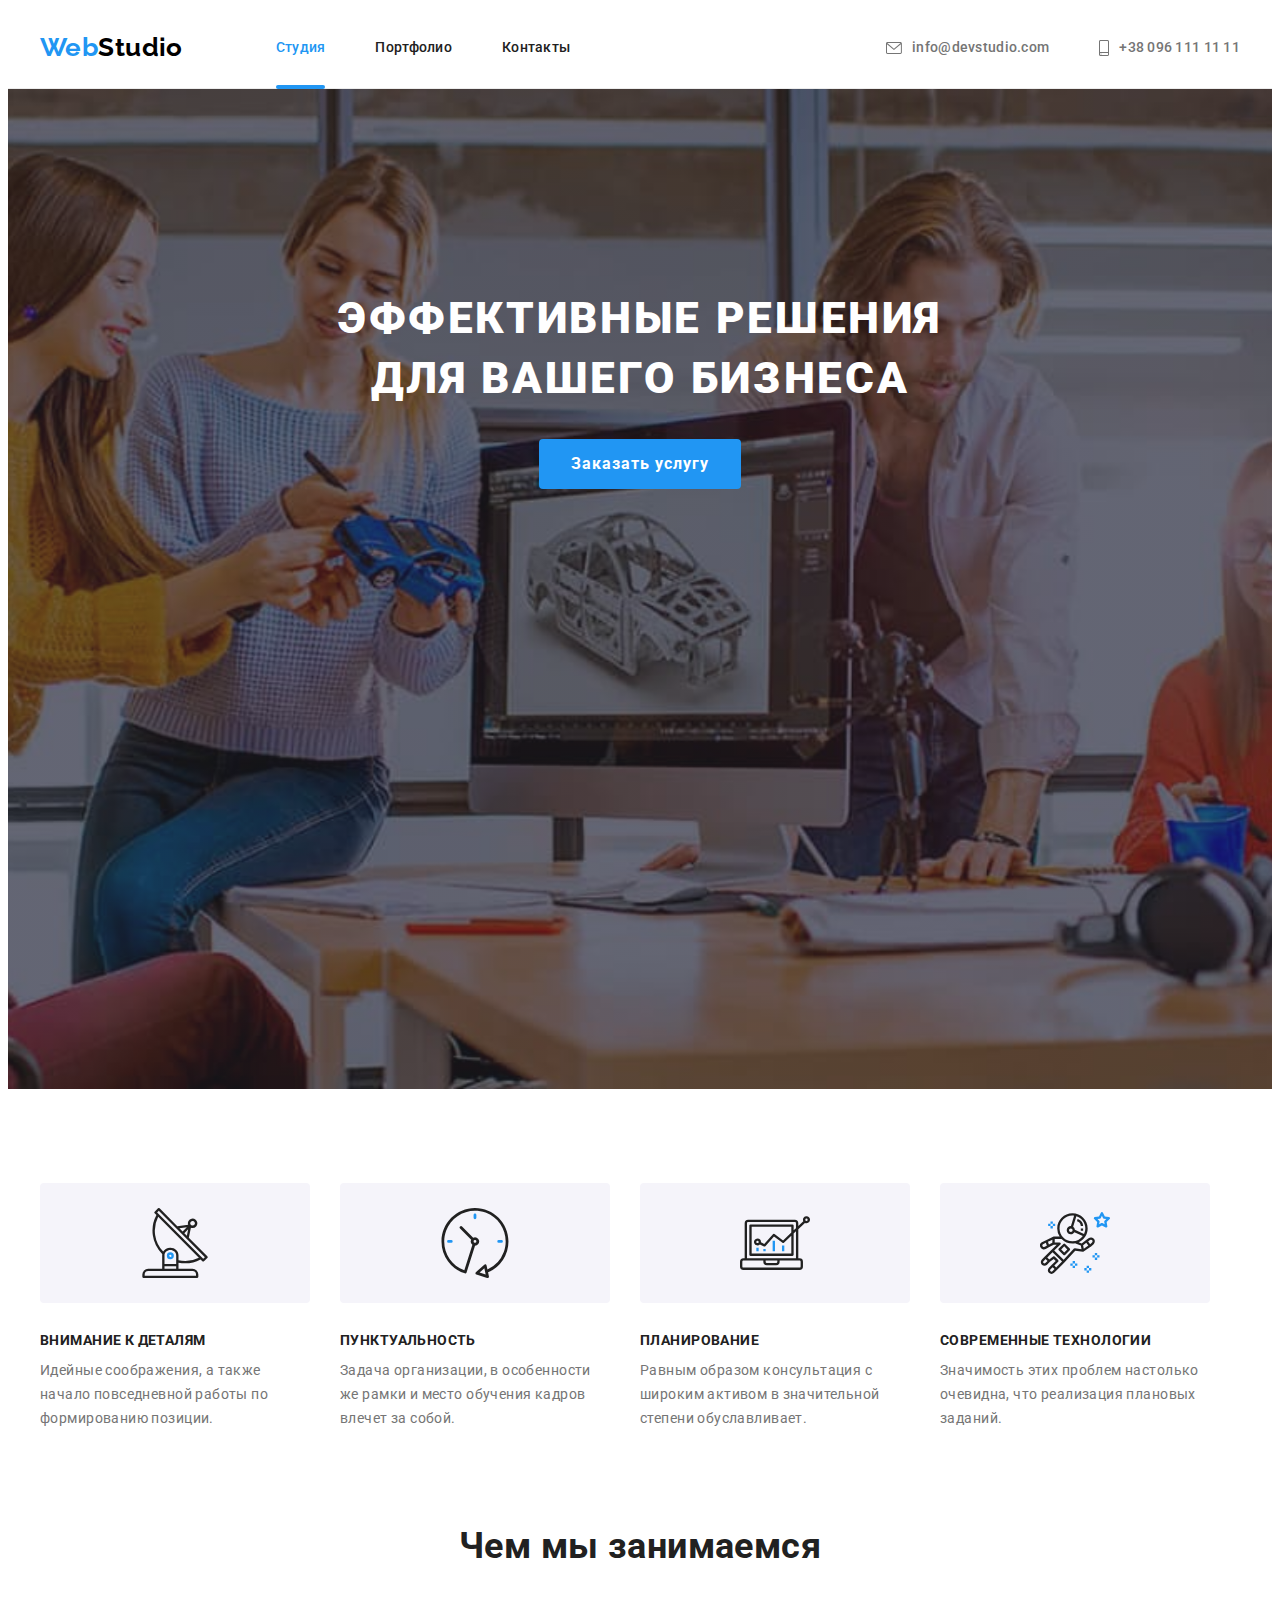
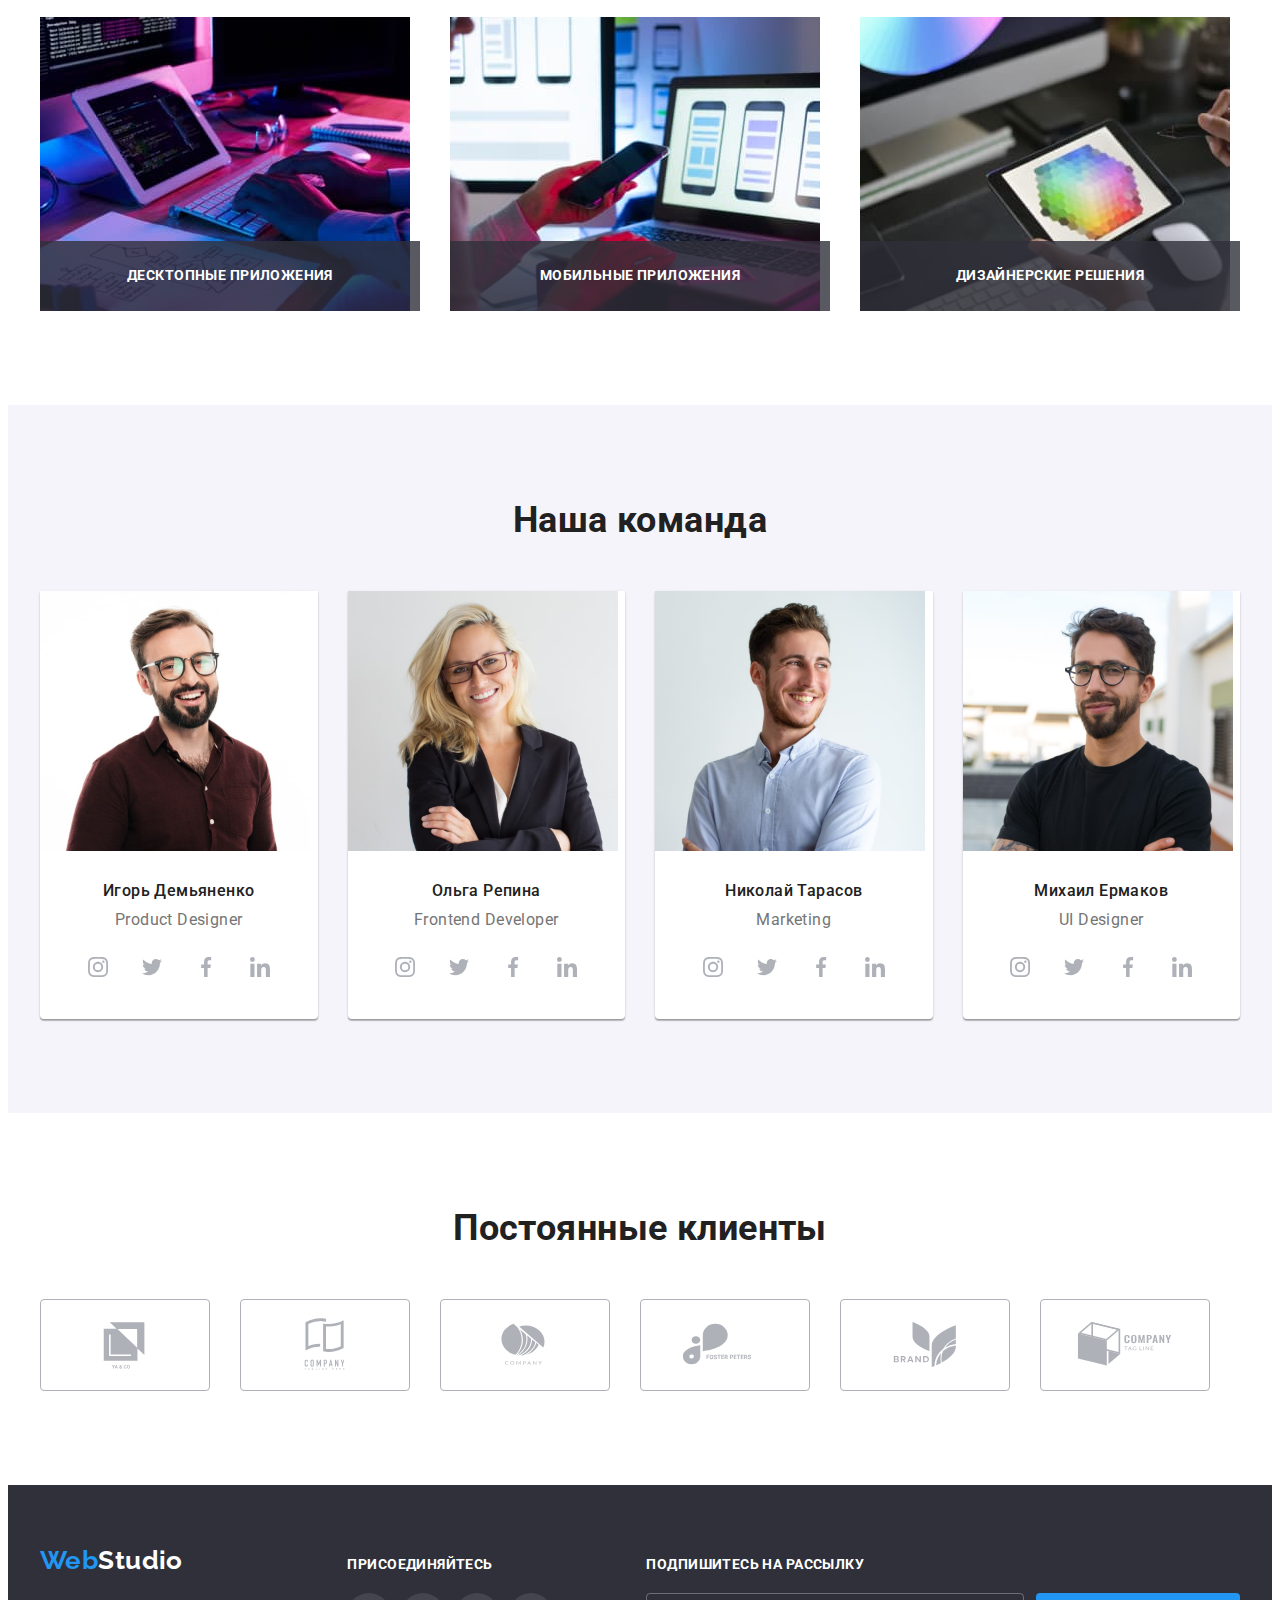
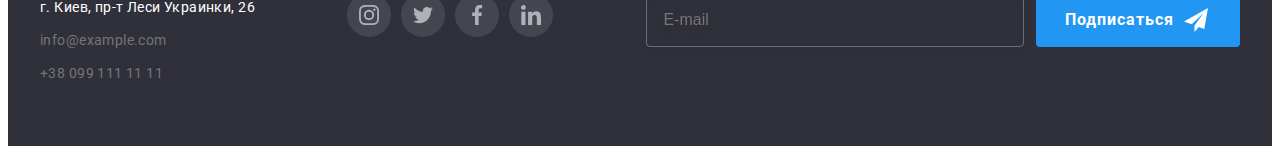
<file: index.html>
<!DOCTYPE html>
<html lang="ru">

<head>
    <meta charset="UTF-8">
    <meta http-equiv="X-UA-Compatible" content="IE=edge">
    <meta name="viewport" content="width=device-width, initial-scale=1.0">
    <title>WebStudio</title>
    <link rel="preconnect" href="https://fonts.googleapis.com">
    <link rel="preconnect" href="https://fonts.gstatic.com" crossorigin>
    <link href="https://fonts.googleapis.com/css2?family=Raleway:wght@700&family=Roboto:wght@400;500;700;900&display=swap"
        rel="stylesheet">
    <link rel="stylesheet" href="https://cdnjs.cloudflare.com/ajax/libs/modern-normalize/1.1.0/modern-normalize.min.css"
        integrity="sha512-wpPYUAdjBVSE4KJnH1VR1HeZfpl1ub8YT/NKx4PuQ5NmX2tKuGu6U/JRp5y+Y8XG2tV+wKQpNHVUX03MfMFn9Q=="
        crossorigin="anonymous" referrerpolicy="no-referrer" />
    <link rel="stylesheet" href="./css/styles.css" />
    <link rel="stylesheet" href="./css/main.css" />
</head>

<body>

    <!--Шапка сайта-->
    
    <header class="header">
        <div class="container header__container">
            <a href="./index.html" class="logo logo--black"><span class="logo logo--colorful">Web</span>Studio</a>

            <!--Навигация на другие страницы-->

            <nav class="site-nav">
                <ul class="site-nav__list">
                    <li class="site-nav__item">
                        <a href="./index.html" class="site-nav__link site-nav__link--current">Студия</a>
                    </li>
                    <li class="site-nav__item">
                        <a href="./portfolio.html" class="site-nav__link">Портфолио</a>
                    </li>
                    <li class="site-nav__item">
                        <a href="" class="site-nav__link">Контакты</a>
                    </li>
                </ul>
            </nav>

            <!--Контактная информация-->

            <ul class="contacts">
                <li class="contacts__item">                                           
                    <a href="mailto:info@devstudio.com" class="contacts__link contacts-link--padding">
                        <svg class="contacts__icon" width="16px" height="12px">
                        <use href="images/icons.svg#icon-envelope-hover"></use>
                    </svg>info@devstudio.com</a>
                </li>
                <li class="contacts__item">
                    <a href="tel:+380961111111" class="contacts__link contacts-link-header">
                        <svg class="contacts__icon" width="10px" height="16px">
                            <use href="images/icons.svg#icon-smartphone"></use>
                        </svg>+38 096 111 11 11</a>
                </li>
            </ul>
        </div>
    </header>

    <main>

        <!--Герой-->

        <section class="hero">
            <div class="container">

                <h1 class="hero__title">Эффективные решения для вашего бизнеса</h1>
                <button type="button" class="button" data-modal-open>Заказать услугу</button>
            </div>
        </section>

        <!--Преимущества-->

        <section class="section">
            <div class="container">
                <h2 class="section__title visually-hidden">Наши преимущества</h2>
                <ul class="features">
                    <li class="features__item features__item--details">
                        <div class="features__thumb">
                            <svg class="features__icon" width="70px" height="70px">
                                <use href="images/icons.svg#icon-antenna"></use>
                            </svg>
                        </div>
                        <h3 class="features__title">Внимание к деталям</h3>
                        <p class="features__text">Идейные соображения, а также начало повседневной работы по формированию позиции.</p>
                    </li>
                    <li class="features__item features__item--punctuality">
                        <div class="features__thumb">
                            <svg class="features__icon" width="70px" height="70px">
                                <use href="images/icons.svg#icon-clock"></use>
                            </svg>
                        </div>
                        <h3 class="features__title">Пунктуальность</h3>
                        <p class="features__text">Задача организации, в особенности же рамки и место обучения кадров влечет за собой.</p>
                    </li>
                    <li class="features__item features__item--planning">
                        <div class="features__thumb">
                            <svg class="features__icon" width="70px" height="70px">
                                <use href="images/icons.svg#icon-diagram"></use>
                            </svg>
                        </div>
                        <h3 class="features__title">Планирование</h3>
                        <p class="features__text">Равным образом консультация с широким активом в значительной степени обуславливает.</p>
                    </li>
                    <li class="features__item features__item--technologies">
                        <div class="features__thumb">
                            <svg class="features__icon" width="70px" height="70px">
                                <use href="images/icons.svg#icon-astronaut"></use>
                            </svg>
                        </div>
                        <h3 class="features__title">Современные технологии</h3>
                        <p class="features__text">Значимость этих проблем настолько очевидна, что реализация плановых заданий.</p>
                    </li>
                </ul>
            </div>
        </section>

        <!-- Род занятий -->

        <section class="section--work section">
            <div class="container">
                <h2 class="section__title">Чем мы занимаемся</h2>
                <ul class="work">
                    <li class="work__item">
                        <div class="work__wrap">
                            <img src="./images/programer-work-place.jpg" alt="Крупный план рабоего стола с планшетом и схемами разрботчика"
                                width="370" class="work-img">
                                <p class="work__text">Десктопные приложения</p>
                        </div>
                    </li>
                    <li class="work__item">
                        <div class="work__wrap">
                            <img src="./images/mobile-interface-design-process.jpg"
                                alt="Процесс разработки дизайна интерфейса мобильного приложения" width="370" class="work-img">
                            <p class="work__text">Мобильные приложения</p>
                        </div>
                    </li>
                    <li class="work__item">
                        <div class="work__wrap">
                            <img src="./images/web-design-choose-colour.jpg" alt="Творчиский момент выбора цветовой палитры веб дизайнером"
                                width="370" class="work-img">
                            <p class="work__text">Дизайнерские решения</p>
                        </div>
                    </li>
                </ul>
            </div>
        </section>

        <!--Команда-->

        <section class="section--team section">
            <div class="container">
                <h2 class="section__title">Наша команда</h2>
                <ul class="team">
                    <li class="team__item">
                        <img src="./images/Product-Designer.jpg" alt="Член команды. Product Designer" width="270" class="team-img">
                        <div class="team__wrap">
                            <h3 class="team__title">Игорь Демьяненко</h3>
                            <p class="team__content">Product Designer</p>
                            <ul class="socials">
                                <li class="socials__item">
                                    <a href="" class="socials__link">
                                        <svg class="socials__icon" width="20px" height="20px">
                                            <use href="images/icons.svg#icon-instagram"></use>
                                        </svg>
                                    </a>
                                </li>
                                <li class="socials__item">
                                    <a href="" class="socials__link">
                                        <svg class="socials__icon" width="20px" height="20px">
                                            <use href="images/icons.svg#icon-twitter"></use>
                                        </svg>
                                    </a>
                                </li>
                                <li class="socials__item">
                                    <a href="" class="socials__link">
                                        <svg class="socials__icon" width="20px" height="20px">
                                            <use href="images/icons.svg#icon-facebook"></use>
                                        </svg>
                                    </a>
                                </li>
                                <li class="socials__item">
                                    <a href="" class="socials__link">
                                        <svg class="socials__icon" width="20px" height="20px">
                                            <use href="images/icons.svg#icon-linkedin"></use>
                                        </svg>
                                    </a>
                                </li>
                            </ul>
                        </div>
                    </li>
                    <li class="team__item">
                        <img src="./images/Frontend-Developer.jpg" alt="Член команды. Frontend Developer" width="270" class="team-img">
                        <div class="team__wrap">
                            <h3 class="team__title">Ольга Репина</h3>
                            <p class="team__content">Frontend Developer</p>
                            <ul class="socials">
                                <li class="socials__item">
                                    <a href="" class="socials__link socials__link">
                                        <svg class="socials__icon" width="20px" height="20px">
                                            <use href="images/icons.svg#icon-instagram"></use>
                                        </svg>
                                    </a>
                                </li>
                                <li class="socials__item">
                                    <a href="" class="socials__link">
                                        <svg class="socials__icon" width="20px" height="20px">
                                            <use href="images/icons.svg#icon-twitter"></use>
                                        </svg>
                                    </a>
                                </li>
                                <li class="socials__item">
                                    <a href="" class="socials__link">
                                        <svg class="socials__icon" width="20px" height="20px">
                                            <use href="images/icons.svg#icon-facebook"></use>
                                        </svg>
                                    </a>
                                </li>
                                <li class="socials__item">
                                    <a href="" class="socials__link">
                                        <svg class="socials__icon" width="20px" height="20px">
                                            <use href="images/icons.svg#icon-linkedin"></use>
                                        </svg>
                                    </a>
                                </li>
                            </ul>
                        </div>
                    </li>
                    <li class="team__item">
                        <img src="./images/Marketing.jpg" alt="Член команды. Marketing" width="270" class="team-img">
                        <div class="team__wrap">
                            <h3 class="team__title">Николай Тарасов</h3>
                            <p class="team__content">Marketing</p>
                            <ul class="socials">
                                <li class="socials__item">
                                    <a href="" class="socials__link">
                                        <svg class="socials__icon" width="20px" height="20px">
                                            <use href="images/icons.svg#icon-instagram"></use>
                                        </svg>
                                    </a>
                                </li>
                                <li class="socials__item">
                                    <a href="" class="socials__link">
                                        <svg class="socials__icon" width="20px" height="20px">
                                            <use href="images/icons.svg#icon-twitter"></use>
                                        </svg>
                                    </a>
                                </li>
                                <li class="socials__item">
                                    <a href="" class="socials__link">
                                        <svg class="socials__icon" width="20px" height="20px">
                                            <use href="images/icons.svg#icon-facebook"></use>
                                        </svg>
                                    </a>
                                </li>
                                <li class="socials__item">
                                    <a href="" class="socials__link">
                                        <svg class="socials__icon" width="20px" height="20px">
                                            <use href="images/icons.svg#icon-linkedin"></use>
                                        </svg>
                                    </a>
                                </li>
                            </ul>
                        </div>
                    </li>
                    <li class="team__item">
                        <img src="./images/UI-Designer.jpg" alt="Член команды. UI Designer" width="270" class="team-img">
                        <div class="team__wrap">
                            <h3 class="team__title">Михаил Ермаков</h3>
                            <p class="team__content">UI Designer</p>
                            <ul class="socials">
                                <li class="socials__item">
                                    <a href="" class="socials__link">
                                        <svg class="socials__icon" width="20px" height="20px">
                                            <use href="images/icons.svg#icon-instagram"></use>
                                        </svg>
                                    </a>
                                </li>
                                <li class="socials__item">
                                    <a href="" class="socials__link">
                                        <svg class="socials__icon" width="20px" height="20px">
                                            <use href="images/icons.svg#icon-twitter"></use>
                                        </svg>
                                    </a>
                                </li>
                                <li class="socials__item">
                                    <a href="" class="socials__link">
                                        <svg class="socials__icon" width="20px" height="20px">
                                            <use href="images/icons.svg#icon-facebook"></use>
                                        </svg>
                                    </a>
                                </li>
                                <li class="socials__item">
                                    <a href="" class="socials__link">
                                        <svg class="socials__icon" width="20px" height="20px">
                                            <use href="images/icons.svg#icon-linkedin"></use>
                                        </svg>
                                    </a>
                                </li>
                            </ul>
                        </div>
                    </li>
                </ul>
            </div>
        </section>

        <!-- Clients -->
        <section class="clients-section section">
            <div class="container">
                <h2 class="section__title">Постоянные клиенты</h2>
                <ul class="clients">
                    <li class="clients__item">
                        <a href="" class="clients__link">
                            <svg class="clients__icon" width="106px" height="60px">
                                <use href="images/icons.svg#icon-Logo-1"></use>
                            </svg>
                        </a>
                    </li>
                    <li class="clients__item">
                        <a href="" class="clients__link">
                            <svg class="clients__icon" width="106px" height="60px">
                                <use href="images/icons.svg#icon-Logo-2"></use>
                            </svg>
                        </a>
                    </li>
                    <li class="clients__item">
                        <a href="" class="clients__link">
                            <svg class="clients__icon" width="106px" height="60px">
                                <use href="images/icons.svg#icon-Logo-3"></use>
                            </svg>
                        </a>
                    </li>
                    <li class="clients__item">
                        <a href="" class="clients__link">
                            <svg class="clients__icon" width="106px" height="60px">
                                <use href="images/icons.svg#icon-Logo-4"></use>
                            </svg>
                        </a>
                    </li>
                    <li class="clients__item">
                        <a href="" class="clients__link">
                            <svg class="clients__icon" width="106px" height="60px">
                                <use href="images/icons.svg#icon-Logo-5"></use>
                            </svg>
                        </a>
                    </li>
                    <li class="clients__item">
                        <a href="" class="clients__link">
                            <svg class="clients__icon" width="106px" height="60px">
                                <use href="images/icons.svg#icon-Logo-6"></use>
                            </svg>
                        </a>
                    </li>
                </ul>
            </div>
        </section>

    </main>

    <!--Футер-->

    <footer class="footer">
        <section class="container container--footer">
            <div class="footer__address">
            <a href="./index.html" class="logo logo--white"><span class="logo logo--colorful">Web</span>Studio</a>
            <address class="address__page">
                <ul class="address">
                    <li class="address__item">
                        <a href="https://goo.gl/maps/abhT5cTDyqeb4DfZ7" target="_blank" rel="noopener noreferrer" class="location link">г. Киев,
                            пр-т Леси Украинки, 26</a>
                        </li>
                    <li class="address__item">
                        <a href="mailto:info@example.com" class="contacts__link contacts__link-address">info@example.com</a>
                    </li>
                    <li class="address__item">
                        <a href="tel:+380991111111" class="contacts__link contacts__link-address">+38 099 111 11 11</a>
                    </li>
                </ul>
            </address>
            </div>
            <div class="join">
                <h3 class="join__title">присоединяйтесь</h3>
                <ul class="socials socials--margin">
                    <li class="socials__item ">
                        <a href="" class="socials__link">
                            <svg class="socials__icon" width="20px" height="20px">
                                <use href="images/icons.svg#icon-instagram"></use>
                            </svg>
                        </a>
                    </li>
                    <li class="socials__item ">
                        <a href="" class="socials__link">
                            <svg class="socials__icon" width="20px" height="20px">
                                <use href="images/icons.svg#icon-twitter"></use>
                            </svg>
                        </a>
                    </li>
                    <li class="socials__item ">
                        <a href="" class="socials__link">
                            <svg class="socials__icon" width="20px" height="20px">
                                <use href="images/icons.svg#icon-facebook"></use>
                            </svg>
                        </a>
                    </li>
                    <li class="socials__item ">
                        <a href="" class="socials__link">
                            <svg class="socials__icon" width="20px" height="20px">
                                <use href="images/icons.svg#icon-linkedin"></use>
                            </svg>
                        </a>
                    </li>
                </ul>
            </div>
            <div class="sub">
                <h3 class="join__title">Подпишитесь на рассылку</h3>
                <form class="sub__form">
                    <div class="sub__wrap">
                        <label for="user-email"></label>
                        <input 
                            type="text" 
                            name="user-email" 
                            id="user-email"
                            class="sub__input"
                            placeholder="E-mail"
                            required>
                        <button class="button sub__btn"><span>Подписаться</span>
                            <svg width="24px" height="24px" class="sub__icon">
                                <use href="./images/icons.svg#icon-send"></use>
                            </svg>
                        </button>
                    </div>
                </form>
            </div>
        </section>
    </footer>

    <!-- Модальное окно -->

    <div class="backdrop is-hidden" data-modal>
        <div class="modal">
            <button class="modal__close-button" data-modal-close>
                <svg width="11px" height="11px">
                    <use href="images/icons.svg#icon-close-btn"></use>
                </svg>
            </button>
            <p class="modal__title">Оставьте свои данные, мы вам перезвоним</p>
            <form class="modal__form">
                <label class="modal__label">Имя 
                    <span class="modal__input-wrap">
                        <input type="text" name="user-name" class="modal__input" required> 
                        <svg width="18px" height="18px" class="modal__icon">
                            <use href="./images/icons.svg#icon-person-black"></use>
                        </svg>
                    </span>
                </label>
                <label class="modal__label">Телефон
                    <span class="modal__input-wrap">
                        <input type="text" name="user-tel" class="modal__input" required>
                        <svg width="18px" height="18px" class="modal__icon">
                            <use href="./images/icons.svg#icon-phone-black"></use>
                        </svg>
                    </span>
                </label>
                <label class="modal__label">Почта
                    <span class="modal__input-wrap">
                        <input type="text" name="user-mail" class="modal__input" required>
                        <svg width="18px" height="18px" class="modal__icon">
                            <use href="./images/icons.svg#icon-email-black"></use>
                        </svg>
                    </span>
                </label>            
                <label class="modal__label">Комментарий
                    <textarea name="modal__coments" class="modal__coments" placeholder="Введите текст"></textarea>
                </label>
                <div class="modal__check-wrap">
                    <input type="checkbox" class="modal__check visually-hidden" id="modal__check" name="modal__check" />
                    <label for="modal__check" class="modal__check-text">
                        <span class="modal__check-span">
                            <svg class="modal__check-icon" width="16" height="15">
                                <use href="./images/icons.svg#icon-check">
                                </use>
                            </svg>
                        </span>
                        Соглашаюсь с рассылкой и принимаю &#160; <a href="" class="modal__check-link">Условия договора</a>
                    </label>
                </div>  
                <div class="modal__btn">               
                <button type="submit" class="button">Отправить</button>
                </div> 
                
            </form>
        </div>
    </div>

    <script src="./js/modal.js"></script>

</body>

</html>
</file>
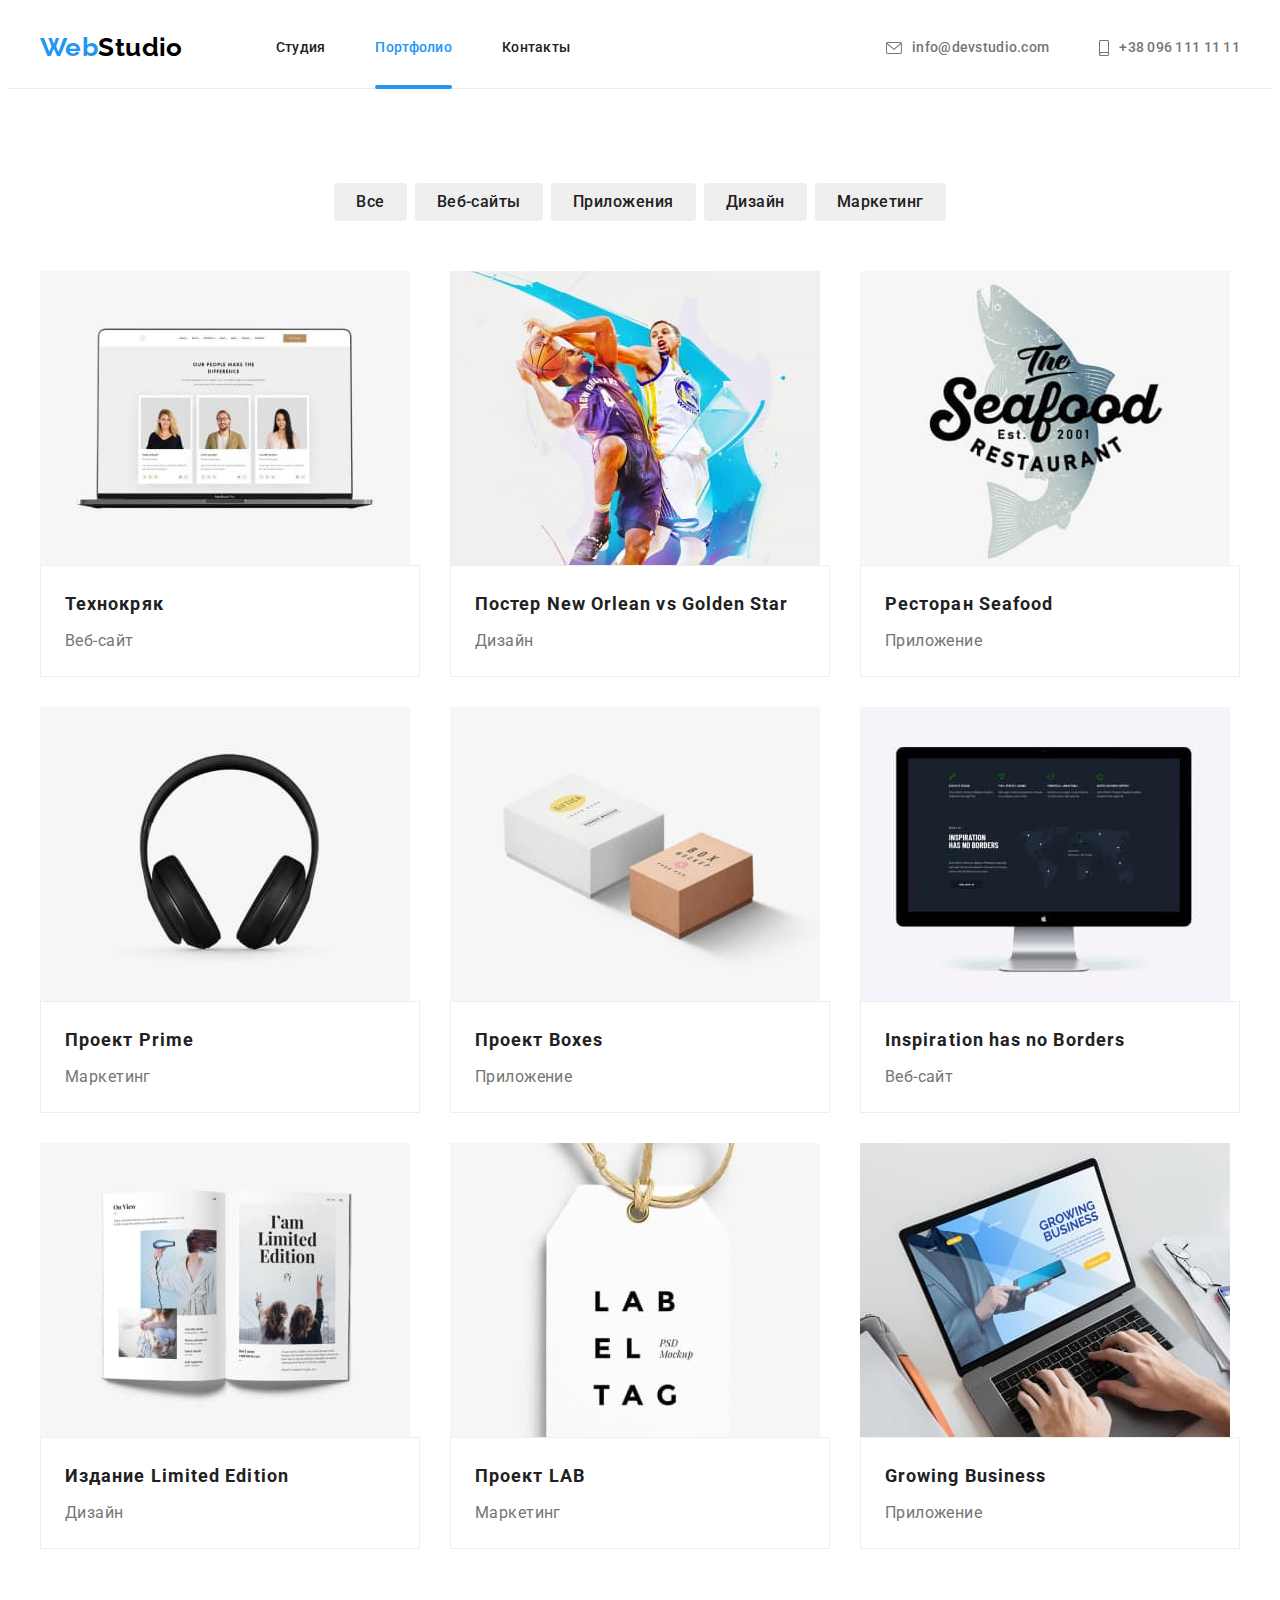
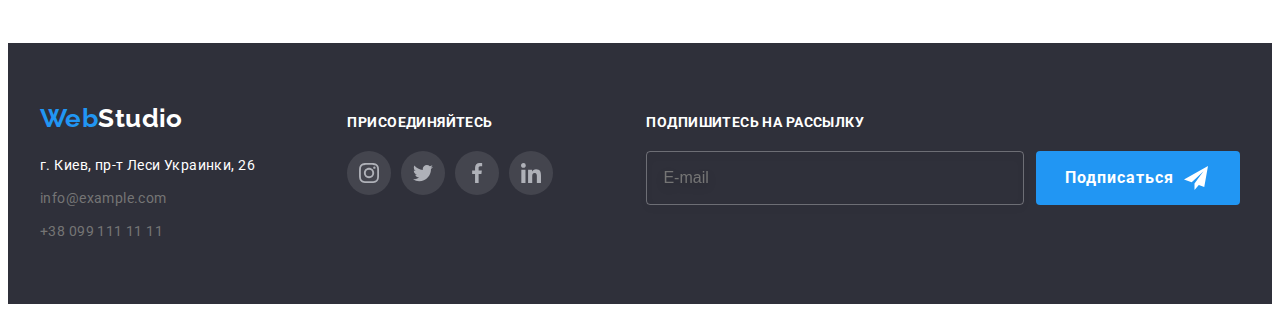
<file: portfolio.html>
<!DOCTYPE html>
<html lang="ru">

<head>
    <meta charset="UTF-8">
    <meta http-equiv="X-UA-Compatible" content="IE=edge">
    <meta name="viewport" content="width=device-width, initial-scale=1.0">
    <title>WebStudio</title>
    <link rel="preconnect" href="https://fonts.googleapis.com">
    <link rel="preconnect" href="https://fonts.gstatic.com" crossorigin>
    <link
        href="https://fonts.googleapis.com/css2?family=Raleway:wght@700&family=Roboto:wght@400;500;700;900&display=swap"
        rel="stylesheet">
        <link rel="stylesheet" href="https://cdnjs.cloudflare.com/ajax/libs/modern-normalize/1.1.0/modern-normalize.min.css"
            integrity="sha512-wpPYUAdjBVSE4KJnH1VR1HeZfpl1ub8YT/NKx4PuQ5NmX2tKuGu6U/JRp5y+Y8XG2tV+wKQpNHVUX03MfMFn9Q=="
            crossorigin="anonymous" referrerpolicy="no-referrer" />
    <link rel="stylesheet" href="./css/styles.css" />
    <link rel="stylesheet" href="./css/main.css" />
</head>

<body>

    <!--Шапка сайта-->
    <header class="header">
        <div class="container header__container">
            <a href="./index.html" class="logo logo--black"><span class="logo logo--colorful">Web</span>Studio</a>
    
            <!--Навигация на другие страницы-->
    
            <nav class="site-nav">
                <ul class="site-nav__list">
                    <li class="site-nav__item">
                        <a href="./index.html" class="site-nav__link">Студия</a>
                    </li>
                    <li class="site-nav__item">
                        <a href="./portfolio.html" class="site-nav__link site-nav__link--current">Портфолио</a>
                    </li>
                    <li class="site-nav__item">
                        <a href="" class="site-nav__link">Контакты</a>
                    </li>
                </ul>
            </nav>
    
            <!--Контактная информация-->
    
            <ul class="contacts">
                <li class="contacts__item">
                    <a href="mailto:info@devstudio.com" class="contacts__link contacts-link--padding">
                        <svg class="contacts__icon" width="16px" height="12px">
                            <use href="images/icons.svg#icon-envelope-hover"></use>
                        </svg>info@devstudio.com</a>
                </li>
                <li class="contacts__item">
                    <a href="tel:+380961111111" class="contacts__link contacts-link-header">
                        <svg class="contacts__icon" width="10px" height="16px">
                            <use href="images/icons.svg#icon-smartphone"></use>
                        </svg>+38 096 111 11 11</a>
                </li>
            </ul>
        </div>
    </header>

    <main>

        <section class="section">
            <div class="container">
                <h1 class="section__title visually-hidden">Портфолио</h1>

            <!-- Фильтр -->   
            
                <ul class="filter list">
                    <li class="filter__item">
                        <button type="button" class="filter__button">Все</button>
                    </li>
                    <li class="filter__item">
                        <button type="button" class="filter__button">Веб-сайты</button>
                    </li>
                    <li class="filter__item">
                        <button type="button" class="filter__button">Приложения</button>
                    </li>
                    <li class="filter__item">
                        <button type="button" class="filter__button">Дизайн</button>
                    </li>
                    <li class="filter__item">
                        <button type="button" class="filter__button">Маркетинг</button>
                    </li>
                </ul>


            <!-- Портфолио -->


                <ul class="portfolio__list list">
                    <li class="portfolio__item">
                        <a href="" class="portfolio__link">
                            <div class="portfolio__wrap">
                                <img src="./images/portfolio-1.jpg" alt="Пример веб-сайта" width="370" class="portfolio__img">
                                <p class="portfolio__top-text">Технокряк это современная площадка распространения коронавируса. Компании используют эту платформу для цифрового
                                    шпионажа и атак на защищённые сервера конкурентов.</p>
                            </div>
                            <div class="portfolio__frame">
                                <h2 class="portfolio__title">Технокряк</h2>
                                <p class="portfolio__text">Веб-сайт</p>
                            </div>
                        </a>    
                    </li>
                    <li class="portfolio__item">
                        <a href="" class="portfolio__link">
                            <div class="portfolio__wrap">
                                <img src="./images/portfolio-2.jpg" alt="Пример дизайна постера противостояния баскетбольных команд" width="370" class="portfolio__img">
                                <p class="portfolio__top-text">Технокряк это современная площадка распространения коронавируса. Компании используют эту платформу для цифрового
                                шпионажа и атак на защищённые сервера конкурентов.</p>
                            </div>
                            <div class="portfolio__frame">
                                <h2 class="portfolio__title">Постер New Orlean vs Golden Star</h2>
                                <p class="portfolio__text">Дизайн</p>
                            </div>
                        </a>
                            
                    </li>
                    <li class="portfolio__item">
                        <a href="" class="portfolio__link">
                            <div class="portfolio__wrap">
                                <img src="./images/portfolio-3.jpg" alt="Пример приложения для ресторана морепродуктов" width="370" class="portfolio__img">
                                <p class="portfolio__top-text">Технокряк это современная площадка распространения коронавируса. Компании используют
                                    эту платформу для цифрового
                                    шпионажа и атак на защищённые сервера конкурентов.</p>
                            </div>
                            <div class="portfolio__frame">
                                <h2 class="portfolio__title">Ресторан Seafood</h2>
                                <p class="portfolio__text">Приложение</p>
                            </div>
                        </a>
                    </li>
                    
                    <li class="portfolio__item">
                        <a href="" class="portfolio__link">
                            <div class="portfolio__wrap">
                                <img src="./images/portfolio-4.jpg" alt="Пример маркетингового проекта полноразмерных наушников" width="370" class="portfolio__img">
                                <p class="portfolio__top-text">Технокряк это современная площадка распространения коронавируса. Компании используют
                                    эту платформу для цифрового
                                    шпионажа и атак на защищённые сервера конкурентов.</p>
                            </div>
                            <div class="portfolio__frame">
                                    <h2 class="portfolio__title">Проект Prime</h2>
                                    <p class="portfolio__text">Маркетинг</p>
                            </div>
                        </a>
                    </li>
                    <li class="portfolio__item">
                        <a href="" class="portfolio__link">
                            <div class="portfolio__wrap">
                                <img src="./images/portfolio-5.jpg" alt="Пример приложение проекта коробок" width="370" class="portfolio__img">
                                <p class="portfolio__top-text">Технокряк это современная площадка распространения коронавируса. Компании используют
                                    эту платформу для цифрового
                                    шпионажа и атак на защищённые сервера конкурентов.</p>
                            </div>
                            <div class="portfolio__frame">
                                <h2 class="portfolio__title">Проект Boxes</h2>
                                <p class="portfolio__text">Приложение</p>
                            </div>
                        </a>
                    </li>
                    <li class="portfolio__item">
                        <a href="" class="portfolio__link">
                            <div class="portfolio__wrap">
                                <img src="./images/portfolio-6.jpg" alt="Пример мотивационного веб-сайта" width="370" class="portfolio__img">
                                <p class="portfolio__top-text">Технокряк это современная площадка распространения коронавируса. Компании используют
                                    эту платформу для цифрового
                                    шпионажа и атак на защищённые сервера конкурентов.</p>
                            </div>
                            <div class="portfolio__frame">
                                <h2 class="portfolio__title">Inspiration has no Borders</h2>
                                <p class="portfolio__text">Веб-сайт</p>
                            </div>
                        </a>
                    </li>
                    <li class="portfolio__item">
                        <a href="" class="portfolio__link">
                            <div class="portfolio__wrap">
                                <img src="./images/portfolio-7.jpg" alt="Пример дизайна журнального издания" width="370" class="portfolio__img">
                                <p class="portfolio__top-text">Технокряк это современная площадка распространения коронавируса. Компании используют
                                    эту платформу для цифрового
                                    шпионажа и атак на защищённые сервера конкурентов.</p>
                            </div>
                            <div class="portfolio__frame">
                                <h2 class="portfolio__title">Издание Limited Edition</h2>
                                <p class="portfolio__text">Дизайн</p>
                            </div>
                        </a>
                    </li>
                    <li class="portfolio__item">
                        <a href="" class="portfolio__link">
                            <div class="portfolio__wrap">
                            <img src="./images/portfolio-8.jpg" alt="Пример маркетингового проекта лейбла" width="370" class="portfolio__img">
                            <p class="portfolio__top-text">Технокряк это современная площадка распространения коронавируса. Компании используют
                                эту платформу для цифрового
                                шпионажа и атак на защищённые сервера конкурентов.</p>
                            </div>
                        <div class="portfolio__frame">
                            <h2 class="portfolio__title">Проект LAB</h2>
                            <p class="portfolio__text">Маркетинг</p></div>
                        </a>
                    </li>
                    <li class="portfolio__item">
                        <a href="" class="portfolio__link">
                            <div class="portfolio__wrap">
                            <img src="./images/portfolio-9.jpg" alt="Пример бизнес приложения" width="370" class="portfolio__img">
                            <p class="portfolio__top-text">Технокряк это современная площадка распространения коронавируса. Компании используют
                                эту платформу для цифрового
                                шпионажа и атак на защищённые сервера конкурентов.</p>
                            </div>
                        <div class="portfolio__frame">
                            <h2 class="portfolio__title">Growing Business</h2>
                            <p class="portfolio__text">Приложение</p></div>
                        </a>
                    </li>
                </ul>
            </div>
        </section>


    </main>

    <!--Футер-->

    <footer class="footer">
        <section class="container container--footer">
            <div class="footer__address">
                <a href="./index.html" class="logo logo--white"><span class="logo logo--colorful">Web</span>Studio</a>
                <address class="address__page">
                    <ul class="address">
                        <li class="address__item">
                            <a href="https://goo.gl/maps/abhT5cTDyqeb4DfZ7" target="_blank" rel="noopener noreferrer"
                                class="location link">г. Киев,
                                пр-т Леси Украинки, 26</a>
                        </li>
                        <li class="address__item">
                            <a href="mailto:info@example.com"
                                class="contacts__link contacts__link-address">info@example.com</a>
                        </li>
                        <li class="address__item">
                            <a href="tel:+380991111111" class="contacts__link contacts__link-address">+38 099 111 11 11</a>
                        </li>
                    </ul>
                </address>
            </div>
            <div class="join">
                <h3 class="join__title">присоединяйтесь</h3>
                <ul class="socials socials--margin">
                    <li class="socials__item ">
                        <a href="" class="socials__link">
                            <svg class="socials__icon" width="20px" height="20px">
                                <use href="images/icons.svg#icon-instagram"></use>
                            </svg>
                        </a>
                    </li>
                    <li class="socials__item ">
                        <a href="" class="socials__link">
                            <svg class="socials__icon" width="20px" height="20px">
                                <use href="images/icons.svg#icon-twitter"></use>
                            </svg>
                        </a>
                    </li>
                    <li class="socials__item ">
                        <a href="" class="socials__link">
                            <svg class="socials__icon" width="20px" height="20px">
                                <use href="images/icons.svg#icon-facebook"></use>
                            </svg>
                        </a>
                    </li>
                    <li class="socials__item ">
                        <a href="" class="socials__link">
                            <svg class="socials__icon" width="20px" height="20px">
                                <use href="images/icons.svg#icon-linkedin"></use>
                            </svg>
                        </a>
                    </li>
                </ul>
            </div>
            <div class="sub">
                <h3 class="join__title">Подпишитесь на рассылку</h3>
                <form class="sub__form">
                    <div class="sub__wrap">
                        <label for="user-email"></label>
                        <input type="text" name="user-email" id="user-email" class="sub__input" placeholder="E-mail"
                            required>
                        <button class="button sub__btn"><span>Подписаться</span>
                            <svg width="24px" height="24px" class="sub__icon">
                                <use href="./images/icons.svg#icon-send"></use>
                            </svg>
                        </button>
                    </div>
                </form>
            </div>
        </section>
    </footer>

</body>

</html>
</file>
<file: css/styles.css>
/* Header */
/* Hero */
/* Button */
/* Section */
/* Features */
/* Work */
/* Team */
/* Socials */
/* Clients */
/* Footer */
/* Join */

/* Portfolio Page */

/*Filter */
/* Portfolio */
/* Modal */
/* Sub */
</file>
<file: css/main.css>
:root {
  --title-text-color: #212121;
  --primary-text-color: #757575;
  --accent-color: #2196f3;
  --secondary-bgc: #f5f4fa;
  --primary-white-color: #ffffff;
  --primary-black-color: #000000;
  --secondary-black-color: #2f303a;
  --secondary-btn-color: #188ce8;
  --secondary-border-color: #eeeeee;
  --primary-border-color: #ececec;
  --border-color: #afb1b8;
  --socials-bg-color: rgba(255, 255, 255, 0.1);
  --top-color: rgba(33, 150, 243, 0.9);
}

ul {
  padding: 0;
  margin: 0;
  list-style: none;
}

h1,
h2,
h3,
p {
  margin: 0;
}

.section.no-padding {
  padding-top: 0;
  padding-bottom: 0;
}

body {
  background-color: var(--primary-white-color);
  color: var(--primary-text-color);
  font-family: 'Roboto', sans-serif;
  letter-spacing: 0.03em;
  font-size: 14px;
  line-height: 1.14;
  -webkit-box-sizing: border-box;
          box-sizing: border-box;
}

img {
  display: block;
  max-width: 100%;
  height: auto;
}

.visually-hidden {
  position: absolute;
  white-space: nowrap;
  width: 1px;
  height: 1px;
  overflow: hidden;
  border: 0;
  padding: 0;
  clip: rect(0 0 0 0);
  -webkit-clip-path: inset(50%);
          clip-path: inset(50%);
  margin: -1px;
}

.is-hidden {
  opacity: 0;
  pointer-events: none;
  visibility: hidden;
}

.container {
  margin: 0 auto;
  padding: 0 15px;
  width: 1200px;
}

.button {
  padding: 10px 32px;
  border-radius: 4px;
  min-width: 200px;
  font-weight: 700;
  font-size: 16px;
  line-height: 1.88;
  letter-spacing: 0.06em;
  text-align: center;
  cursor: pointer;
  border: none;
  font-family: inherit;
  -webkit-transition: background-color 250ms cubic-bezier(0.4, 0, 0.2, 1);
  transition: background-color 250ms cubic-bezier(0.4, 0, 0.2, 1);
  color: var(--primary-white-color);
  background-color: var(--accent-color);
}

.button:hover, .button:focus {
  background-color: var(--secondary-btn-color);
}

.logo {
  font-family: 'Raleway', sans-serif;
  font-size: 26px;
  line-height: 1.2;
  font-weight: 700;
  text-decoration: none;
}

.logo--black {
  color: var(--primary-black-color);
}

.logo--white {
  color: var(--primary-white-color);
}

.logo--colorful {
  color: var(--accent-color);
}

.site-nav {
  margin-left: 93px;
  font-weight: 500;
  letter-spacing: 0.02em;
  color: var(--title-text-color);
}

.site-nav__list {
  display: -webkit-box;
  display: -ms-flexbox;
  display: flex;
}

.site-nav__item + .site-nav__item {
  margin-left: 50px;
}

.site-nav__link {
  display: block;
  padding: 32px 0;
  text-decoration: none;
  position: relative;
  -webkit-transition: color 250ms cubic-bezier(0.4, 0, 0.2, 1);
  transition: color 250ms cubic-bezier(0.4, 0, 0.2, 1);
  color: var(--title-text-color);
}

.site-nav__link:hover, .site-nav__link:focus {
  color: var(--accent-color);
}

.site-nav__link--current {
  color: var(--accent-color);
}

.site-nav__link--current::after {
  content: '';
  width: 100%;
  height: 4px;
  position: absolute;
  background-color: var(--accent-color);
  left: 0;
  bottom: -1px;
  border-radius: 2px;
}

.contacts {
  display: -webkit-box;
  display: -ms-flexbox;
  display: flex;
  -webkit-box-align: center;
      -ms-flex-align: center;
          align-items: center;
  margin-left: auto;
  font-weight: 500;
  letter-spacing: 0.02em;
}

.contacts__item + .contacts__item {
  margin-left: 50px;
}

.contacts__icon {
  margin-right: 10px;
  fill: currentColor;
}

.contacts__icon:hover {
  fill: var(--accent-color);
}

.contacts__link {
  display: -webkit-box;
  display: -ms-flexbox;
  display: flex;
  padding: 32px 0;
  -webkit-box-align: center;
      -ms-flex-align: center;
          align-items: center;
  -webkit-transition: color 250ms cubic-bezier(0.4, 0, 0.2, 1);
  transition: color 250ms cubic-bezier(0.4, 0, 0.2, 1);
  color: var(--primary-text-color);
  text-decoration: none;
}

.contacts__link-address {
  padding: 0;
}

.contacts__link:hover, .contacts__link:focus {
  color: var(--accent-color);
}

.backdrop {
  position: fixed;
  top: 0;
  width: 100vw;
  height: 100vh;
  -webkit-transition: opacity 250ms cubic-bezier(0.4, 0, 0.2, 1), visibility 250ms cubic-bezier(0.4, 0, 0.2, 1);
  transition: opacity 250ms cubic-bezier(0.4, 0, 0.2, 1), visibility 250ms cubic-bezier(0.4, 0, 0.2, 1);
  background-color: rgba(0, 0, 0, 0.2);
}

.modal {
  position: absolute;
  top: 50%;
  left: 50%;
  -webkit-transform: translate(-50%, -50%);
          transform: translate(-50%, -50%);
  padding: 40px;
  width: 528px;
  height: 581px;
  background-color: var(--primary-white-color);
  -webkit-box-shadow: 0px 1px 3px rgba(0, 0, 0, 0.12), 0px 1px 1px rgba(0, 0, 0, 0.14), 0px 2px 1px rgba(0, 0, 0, 0.2);
          box-shadow: 0px 1px 3px rgba(0, 0, 0, 0.12), 0px 1px 1px rgba(0, 0, 0, 0.14), 0px 2px 1px rgba(0, 0, 0, 0.2);
  border-radius: 4px;
}

.modal__close-button {
  position: absolute;
  top: 8px;
  right: 8px;
  width: 30px;
  height: 30px;
  background-color: transparent;
  border: 1px solid rgba(0, 0, 0, 0.1);
  border-radius: 50%;
  -webkit-transition: fill 250ms cubic-bezier(0.4, 0, 0.2, 1);
  transition: fill 250ms cubic-bezier(0.4, 0, 0.2, 1);
  cursor: pointer;
}

.modal__close-button:focus, .modal__close-button:hover {
  fill: var(--accent-color);
}

.modal__title {
  margin-bottom: 12px;
  font-weight: 700;
  font-size: 20px;
  line-height: 1.15;
  text-align: center;
  color: var(--title-text-color);
}

.modal__icon {
  position: absolute;
  left: 12px;
  top: 50%;
  -webkit-transform: translateY(-50%);
          transform: translateY(-50%);
}

.modal__label {
  display: block;
  margin-bottom: 10px;
  font-size: 12px;
  line-height: 1.17;
  letter-spacing: 0.01em;
}

.modal__form > .modal__label:nth-child(4) {
  margin-bottom: 0px;
}

.modal__input {
  padding-left: 35px;
  width: 100%;
  height: 40px;
  border: 1px solid rgba(33, 33, 33, 0.2);
  border-radius: 4px;
}

.modal__input-wrap {
  display: block;
  position: relative;
  margin-top: 4px;
}

.modal__coments {
  display: block;
  margin-top: 4px;
  padding: 12px 16px;
  width: 100%;
  height: 120px;
  font-size: 12px;
  line-height: 14px;
  letter-spacing: 0.01em;
  color: rgba(117, 117, 117, 0.5);
  border: 1px solid rgba(33, 33, 33, 0.2);
  border-radius: 4px;
  resize: none;
}

.modal__coments::-webkit-input-placeholder {
  color: rgba(117, 117, 117, 0.5);
}

.modal__coments:-ms-input-placeholder {
  color: rgba(117, 117, 117, 0.5);
}

.modal__coments::-ms-input-placeholder {
  color: rgba(117, 117, 117, 0.5);
}

.modal__coments::placeholder {
  color: rgba(117, 117, 117, 0.5);
}

.modal__btn {
  display: -webkit-box;
  display: -ms-flexbox;
  display: flex;
  -webkit-box-pack: center;
      -ms-flex-pack: center;
          justify-content: center;
  margin-top: 30px;
}

.modal__input:focus, .modal__coments:focus, .modal__check:focus {
  outline: 1px solid var(--accent-color);
  border: transparent;
}

.modal__input:focus + .modal__icon {
  fill: var(--accent-color);
}

.modal__check-wrap {
  display: -webkit-box;
  display: -ms-flexbox;
  display: flex;
  -webkit-box-pack: center;
      -ms-flex-pack: center;
          justify-content: center;
  margin-top: 20px;
}

.modal__check-text {
  display: -webkit-box;
  display: -ms-flexbox;
  display: flex;
  -webkit-box-align: center;
      -ms-flex-align: center;
          align-items: center;
  letter-spacing: 1.71;
}

.modal__check-link {
  color: var(--accent-color);
  text-decoration: underline;
  cursor: pointer;
}

.modal__check-span {
  display: -webkit-box;
  display: -ms-flexbox;
  display: flex;
  -webkit-box-align: center;
      -ms-flex-align: center;
          align-items: center;
  -webkit-box-pack: center;
      -ms-flex-pack: center;
          justify-content: center;
  margin-right: 5px;
  width: 16px;
  height: 15px;
  border: 2px solid var(--title-text-color);
  border-radius: 2px;
}

.modal__check-icon {
  fill: transparent;
}

.modal__check:checked + .modal__check-text > .modal__check-span {
  background-color: var(--accent-color);
  border: none;
}

.modal__check:focus + .modal__check-text > .modal__check-span {
  outline: 2px solid var(--accent-color);
  border: none;
}

.section {
  padding-top: 94px;
  padding-bottom: 94px;
}

.section__title {
  margin-top: 0;
  margin-bottom: 50px;
  font-weight: 700;
  font-size: 36px;
  line-height: 1.17;
  text-align: center;
  color: var(--title-text-color);
}

.section--team {
  background-color: var(--secondary-bgc);
}

.section--work {
  padding-top: 0;
}

.socials {
  display: -webkit-box;
  display: -ms-flexbox;
  display: flex;
  -webkit-box-pack: center;
      -ms-flex-pack: center;
          justify-content: center;
  margin-top: 16px;
}

.socials--margin {
  margin-top: 20px;
}

.socials__item {
  width: 44px;
  height: 44px;
}

.socials__item + .socials__item {
  margin-left: 10px;
}

.socials__link {
  display: -webkit-box;
  display: -ms-flexbox;
  display: flex;
  -webkit-box-align: center;
      -ms-flex-align: center;
          align-items: center;
  -webkit-box-pack: center;
      -ms-flex-pack: center;
          justify-content: center;
  width: 100%;
  height: 100%;
  -webkit-transition: background-color 250ms cubic-bezier(0.4, 0, 0.2, 1), color 250ms cubic-bezier(0.4, 0, 0.2, 1);
  transition: background-color 250ms cubic-bezier(0.4, 0, 0.2, 1), color 250ms cubic-bezier(0.4, 0, 0.2, 1);
  color: #afb1b8;
  outline: none;
  background-color: var(--socials-bg-color);
  border-radius: 50%;
}

.socials__link:hover, .socials__link:focus {
  background-color: var(--accent-color);
  color: var(--primary-white-color);
}

.socials__icon {
  fill: currentColor;
}

.join {
  margin-left: 70px;
}

.join__title {
  font-family: Roboto;
  font-weight: 700;
  font-size: 14px;
  line-height: 1.14;
  letter-spacing: 0.03em;
  color: var(--primary-white-color);
  text-transform: uppercase;
}

.filter {
  display: -webkit-box;
  display: -ms-flexbox;
  display: flex;
  -webkit-box-pack: center;
      -ms-flex-pack: center;
          justify-content: center;
  margin-bottom: 50px;
}

.filter__button {
  font-family: inherit;
  color: var(--title-text-color);
  font-weight: 500;
  font-size: 16px;
  line-height: 1.62;
  letter-spacing: 0.03em;
  text-align: center;
  cursor: pointer;
  padding: 6px 22px;
  border-radius: 4px;
  outline: none;
  -webkit-transition: background-color 250ms cubic-bezier(0.4, 0, 0.2, 1), color 250ms cubic-bezier(0.4, 0, 0.2, 1), -webkit-box-shadow 250ms cubic-bezier(0.4, 0, 0.2, 1);
  transition: background-color 250ms cubic-bezier(0.4, 0, 0.2, 1), color 250ms cubic-bezier(0.4, 0, 0.2, 1), -webkit-box-shadow 250ms cubic-bezier(0.4, 0, 0.2, 1);
  transition: background-color 250ms cubic-bezier(0.4, 0, 0.2, 1), box-shadow 250ms cubic-bezier(0.4, 0, 0.2, 1), color 250ms cubic-bezier(0.4, 0, 0.2, 1);
  transition: background-color 250ms cubic-bezier(0.4, 0, 0.2, 1), box-shadow 250ms cubic-bezier(0.4, 0, 0.2, 1), color 250ms cubic-bezier(0.4, 0, 0.2, 1), -webkit-box-shadow 250ms cubic-bezier(0.4, 0, 0.2, 1);
  border: none;
}

.filter__button:focus, .filter__button:hover {
  color: var(--primary-white-color);
  background-color: var(--accent-color);
  -webkit-box-shadow: 0px 1px 1px rgba(0, 0, 0, 0.12), 0px 4px 4px rgba(0, 0, 0, 0.06), 1px 4px 6px rgba(0, 0, 0, 0.16);
          box-shadow: 0px 1px 1px rgba(0, 0, 0, 0.12), 0px 4px 4px rgba(0, 0, 0, 0.06), 1px 4px 6px rgba(0, 0, 0, 0.16);
  border-radius: 4px;
  border: none;
}

.filter__item + .filter__item {
  margin-left: 8px;
}

.sub {
  margin-left: 93px;
}

.sub__form {
  margin-top: 20px;
}

.sub__wrap {
  display: -webkit-box;
  display: -ms-flexbox;
  display: flex;
  -webkit-box-pack: center;
      -ms-flex-pack: center;
          justify-content: center;
}

.sub__input {
  padding-left: 16px;
  width: 358px;
  height: 50px;
  font-size: 16px;
  line-height: 1.25;
  background-color: transparent;
  -webkit-filter: drop-shadow(0px 4px 4px rgba(0, 0, 0, 0.15));
          filter: drop-shadow(0px 4px 4px rgba(0, 0, 0, 0.15));
  border: 1px solid rgba(255, 255, 255, 0.3);
  border-radius: 4px;
  color: rgba(255, 255, 255, 0.6);
}

.sub__btn {
  display: -webkit-box;
  display: -ms-flexbox;
  display: flex;
  -webkit-box-align: center;
      -ms-flex-align: center;
          align-items: center;
  margin-left: 12px;
  padding-left: 29px;
}

.sub__icon {
  margin-left: 10px;
}

.header {
  border-bottom: 1px solid var(--primary-border-color);
}

.header__container {
  display: -webkit-box;
  display: -ms-flexbox;
  display: flex;
  -webkit-box-align: center;
      -ms-flex-align: center;
          align-items: center;
}

.hero {
  padding: 200px 0;
  max-width: 1600px;
  height: 600px;
  margin-left: auto;
  margin-right: auto;
  text-align: center;
  letter-spacing: 0.06em;
  background-color: var(--secondary-black-color);
  background-image: -webkit-gradient(linear, left top, left bottom, from(rgba(47, 48, 58, 0.4)), to(rgba(47, 48, 58, 0.4))), url(../images/hero-bg.jpg);
  background-image: linear-gradient(rgba(47, 48, 58, 0.4), rgba(47, 48, 58, 0.4)), url(../images/hero-bg.jpg);
  background-repeat: no-repeat;
  background-position: center;
  background-size: cover;
}

.hero__title {
  margin-left: auto;
  margin-right: auto;
  margin-top: 0;
  margin-bottom: 30px;
  width: 696px;
  font-weight: 900;
  font-size: 44px;
  line-height: 1.36;
  letter-spacing: 0.06em;
  text-transform: uppercase;
  color: var(--primary-white-color);
}

.features {
  display: -webkit-box;
  display: -ms-flexbox;
  display: flex;
  margin-left: -30px;
}

.features__item {
  margin-left: 30px;
  width: 270px;
}

.features__thumb {
  display: -webkit-box;
  display: -ms-flexbox;
  display: flex;
  -webkit-box-pack: center;
      -ms-flex-pack: center;
          justify-content: center;
  -webkit-box-align: center;
      -ms-flex-align: center;
          align-items: center;
  margin-bottom: 30px;
  height: 120px;
  background-color: var(--secondary-bgc);
  border-radius: 4px;
}

.features__title {
  margin-top: 0;
  margin-bottom: 10px;
  font-weight: 700;
  font-size: 14px;
  text-transform: uppercase;
  color: var(--title-text-color);
}

.features__text {
  margin-top: 0;
  margin-bottom: 0;
  line-height: 1.71;
  width: 270px;
}

.work {
  display: -webkit-box;
  display: -ms-flexbox;
  display: flex;
  -ms-flex-wrap: wrap;
      flex-wrap: wrap;
  margin-left: -30px;
}

.work__item {
  -ms-flex-preferred-size: calc(100% / 3 - 30px);
      flex-basis: calc(100% / 3 - 30px);
  margin-left: 30px;
}

.work__wrap {
  position: relative;
}

.work__text {
  display: -webkit-box;
  display: -ms-flexbox;
  display: flex;
  -webkit-box-pack: center;
      -ms-flex-pack: center;
          justify-content: center;
  -webkit-box-align: center;
      -ms-flex-align: center;
          align-items: center;
  position: absolute;
  bottom: 0;
  left: 0;
  width: 100%;
  height: 70px;
  font-weight: 700;
  text-transform: uppercase;
  color: var(--primary-white-color);
  background: rgba(47, 48, 58, 0.8);
}

.team {
  display: -webkit-box;
  display: -ms-flexbox;
  display: flex;
  -ms-flex-wrap: wrap;
      flex-wrap: wrap;
  margin-left: -30px;
}

.team__title {
  margin-top: 0;
  margin-bottom: 10px;
  font-weight: 500;
  font-size: 16px;
  line-height: 1.19;
  color: var(--title-text-color);
}

.team__content {
  font-size: 16px;
  line-height: 1.19;
}

.team__wrap {
  padding: 30px 0;
}

.team__item {
  -ms-flex-preferred-size: calc(100% / 4 - 30px);
      flex-basis: calc(100% / 4 - 30px);
  margin-left: 30px;
  text-align: center;
  background-color: var(--primary-white-color);
  -webkit-box-shadow: 0px 1px 3px rgba(0, 0, 0, 0.12), 0px 1px 1px rgba(0, 0, 0, 0.14), 0px 2px 1px rgba(0, 0, 0, 0.2);
          box-shadow: 0px 1px 3px rgba(0, 0, 0, 0.12), 0px 1px 1px rgba(0, 0, 0, 0.14), 0px 2px 1px rgba(0, 0, 0, 0.2);
  border-radius: 0px 0px 4px 4px;
}

.clients {
  display: -webkit-box;
  display: -ms-flexbox;
  display: flex;
}

.clients__item {
  width: 170px;
  height: 92px;
}

.clients__item:not(:first-child) {
  margin-left: 30px;
}

.clients__link {
  display: -webkit-box;
  display: -ms-flexbox;
  display: flex;
  -webkit-box-pack: center;
      -ms-flex-pack: center;
          justify-content: center;
  -webkit-box-align: center;
      -ms-flex-align: center;
          align-items: center;
  margin: auto;
  width: 100%;
  height: 100%;
  -webkit-box-sizing: border-box;
          box-sizing: border-box;
  -webkit-transition: color 250ms cubic-bezier(0.4, 0, 0.2, 1), border 250ms cubic-bezier(0.4, 0, 0.2, 1);
  transition: color 250ms cubic-bezier(0.4, 0, 0.2, 1), border 250ms cubic-bezier(0.4, 0, 0.2, 1);
  color: var(--border-color);
  outline: none;
  border: 1px solid var(--border-color);
  border-radius: 4px;
}

.clients__link:hover, .clients__link:focus {
  color: var(--accent-color);
  border: 1px solid var(--accent-color);
}

.clients__icon {
  fill: currentColor;
}

.container--footer {
  display: -webkit-box;
  display: -ms-flexbox;
  display: flex;
  -webkit-box-align: baseline;
      -ms-flex-align: baseline;
          align-items: baseline;
}

.footer {
  background-color: var(--secondary-black-color);
  padding-top: 60px;
  padding-bottom: 60px;
}

.footer__address {
  -webkit-box-flex: 1;
      -ms-flex-positive: 1;
          flex-grow: 1;
}

.address {
  font-size: 14px;
  line-height: 1.71;
}

.address__page {
  margin-top: 20px;
}

.address__item {
  font-style: normal;
  list-style: none;
}

.address__item:not(:last-child) {
  margin-bottom: 9px;
}

.location {
  color: var(--primary-white-color);
  text-decoration: none;
}

.portfolio {
  padding-top: 94px;
  padding-bottom: 94px;
}

.portfolio__title {
  margin-bottom: 4px;
  font-weight: 700;
  font-size: 18px;
  line-height: 2;
  letter-spacing: 0.06em;
  color: var(--title-text-color);
}

.portfolio__text {
  font-size: 16px;
  line-height: 1.87;
  color: var(--primary-text-color);
}

.portfolio__list {
  display: -webkit-box;
  display: -ms-flexbox;
  display: flex;
  -ms-flex-wrap: wrap;
      flex-wrap: wrap;
  margin-left: -30px;
  margin-bottom: -30px;
}

.portfolio__item {
  -ms-flex-preferred-size: calc(100% / 3 - 30px);
      flex-basis: calc(100% / 3 - 30px);
  margin-left: 30px;
  margin-bottom: 30px;
  background-color: var(--primary-white-color);
}

.portfolio__link {
  display: block;
  text-decoration: none;
  outline: none;
  -webkit-transition: -webkit-box-shadow 250ms cubic-bezier(0.4, 0, 0.2, 1);
  transition: -webkit-box-shadow 250ms cubic-bezier(0.4, 0, 0.2, 1);
  transition: box-shadow 250ms cubic-bezier(0.4, 0, 0.2, 1);
  transition: box-shadow 250ms cubic-bezier(0.4, 0, 0.2, 1), -webkit-box-shadow 250ms cubic-bezier(0.4, 0, 0.2, 1);
}

.portfolio__link:hover, .portfolio__link:focus {
  -webkit-box-shadow: 0px 1px 1px rgba(0, 0, 0, 0.12), 0px 4px 4px rgba(0, 0, 0, 0.06), 1px 4px 6px rgba(0, 0, 0, 0.16);
          box-shadow: 0px 1px 1px rgba(0, 0, 0, 0.12), 0px 4px 4px rgba(0, 0, 0, 0.06), 1px 4px 6px rgba(0, 0, 0, 0.16);
}

.portfolio__frame {
  padding: 20px 24px;
  border: 1px solid var(--secondary-border-color);
}

.portfolio__link:hover .portfolio__top-text,
.portfolio__link:focus .portfolio__top-text {
  -webkit-transform: translateY(0);
          transform: translateY(0);
}

.portfolio__wrap {
  position: relative;
  overflow: hidden;
}

.portfolio__top-text {
  position: absolute;
  -webkit-transform: translateY(101%);
          transform: translateY(101%);
  -webkit-transition: -webkit-transform 250ms cubic-bezier(0.4, 0, 0.2, 1);
  transition: -webkit-transform 250ms cubic-bezier(0.4, 0, 0.2, 1);
  transition: transform 250ms cubic-bezier(0.4, 0, 0.2, 1);
  transition: transform 250ms cubic-bezier(0.4, 0, 0.2, 1), -webkit-transform 250ms cubic-bezier(0.4, 0, 0.2, 1);
  top: 0;
  left: 0;
  padding: 63px 24px;
  height: 100%;
  font-size: 18px;
  line-height: 1.56;
  color: var(--primary-white-color);
  background-color: var(--top-color);
}
/*# sourceMappingURL=main.css.map */
</file>
